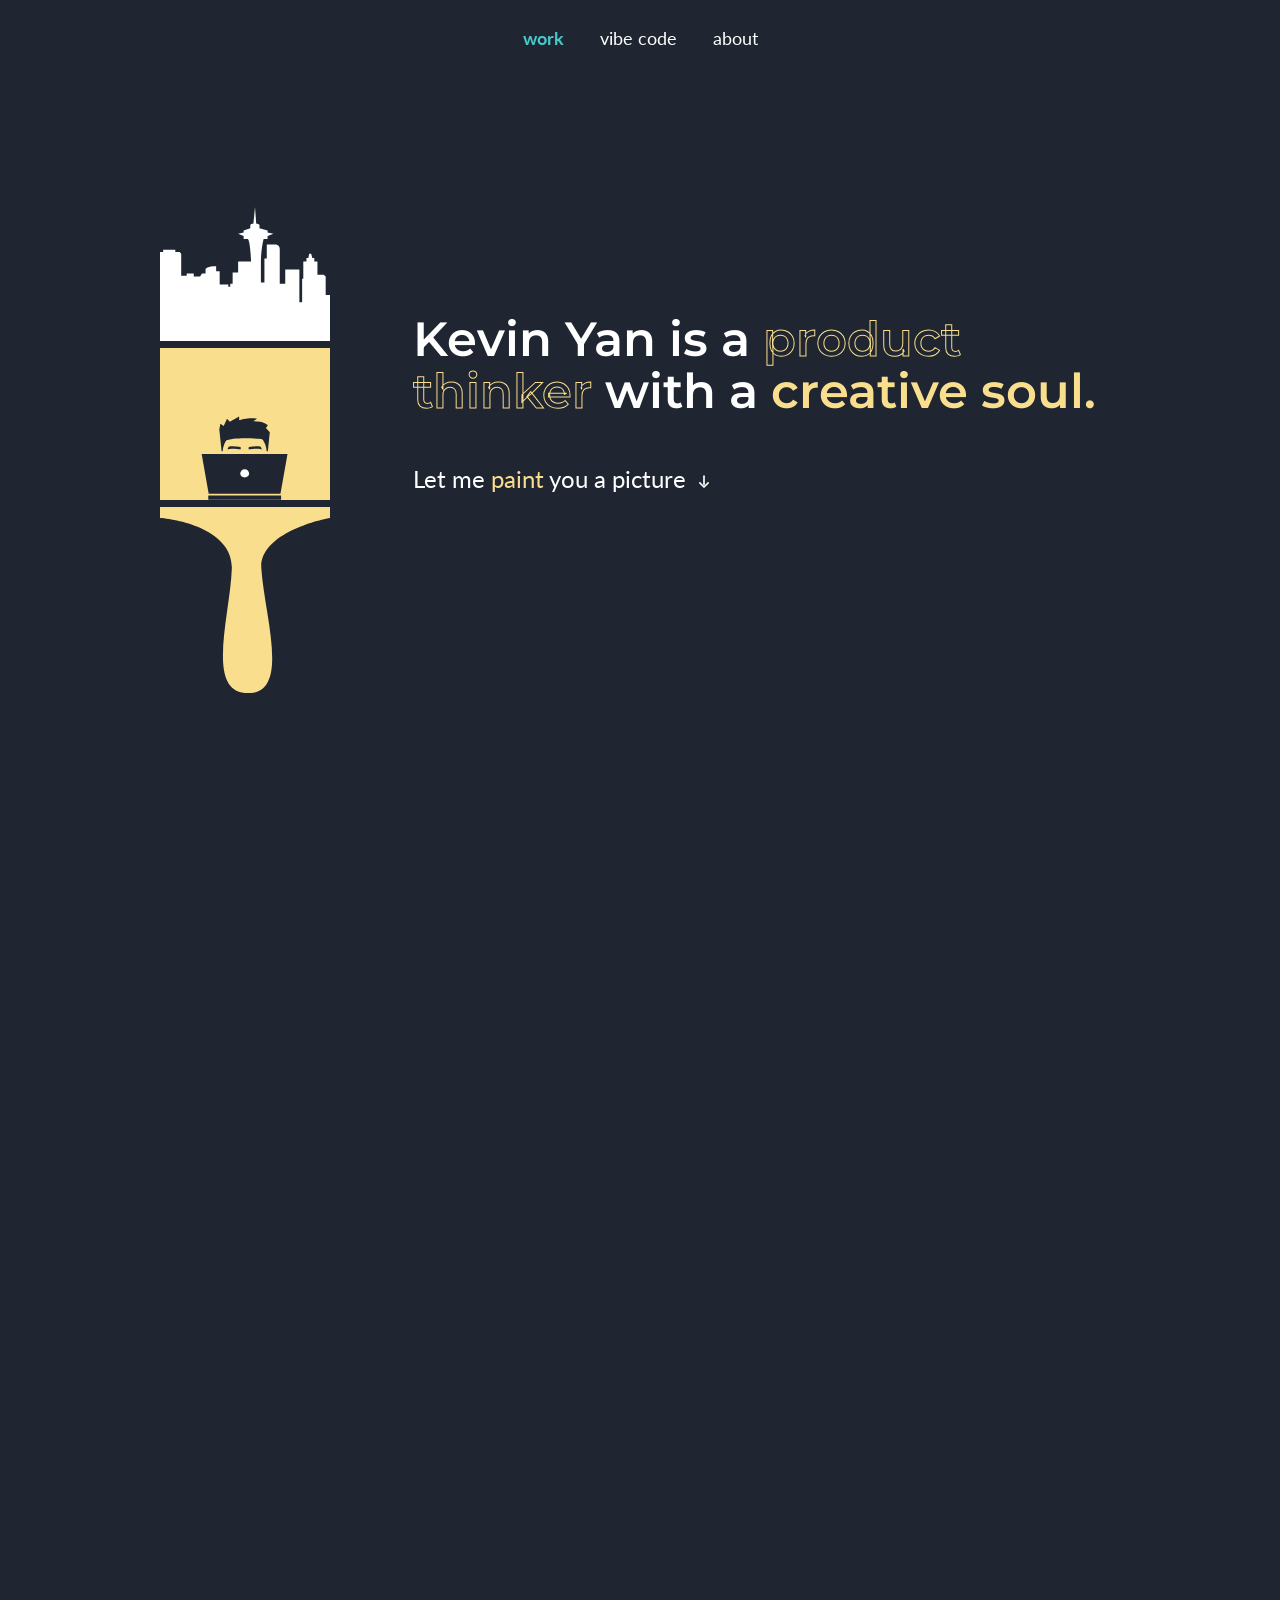
<file: index.html>
<!DOCTYPE html>
<html>
<head>
<meta charset="utf-8"/>
<title>Kevin Yan - Product Designer</title>
<meta content="width=device-width, initial-scale=1" name="viewport"/>
<link rel="icon" href="favicon.png" type="image/png"/>
<link rel="apple-touch-icon" href="favicon.png"/>
<link href="https://fonts.googleapis.com" rel="preconnect"/>
<link href="https://fonts.gstatic.com" rel="preconnect" crossorigin="anonymous"/>
<link href="https://fonts.googleapis.com/css2?family=Montserrat:wght@400;500;600;700&family=Lato:wght@300;400;500;700;900&family=DM+Sans:wght@400;500;600;700&display=swap" rel="stylesheet"/>
<link rel="stylesheet" href="css/portfolio-inline.css" />
<script>
if(Date.now()<Date.parse('2026-08-18T00:00:00-07:00'))document.documentElement.classList.add('pc-hide-disruptions');
</script>
</head>
<body class="pc-landing">
<div class="pc-page">
  <header id="pc-hero" class="pc-hero"><nav class="pc-nav"><a href="index.html" class="is-active" aria-current="page">work</a><a href="side-projects.html">vibe code</a><a href="about.html">about</a><a href="https://www.linkedin.com/in/kevinlyan/" target="_blank" rel="noopener noreferrer">linkedin</a></nav><div class="pc-hero-content"><h1><span class="pc-headline-white">Kevin Yan is a</span> <span class="pc-headline-outline">product thinker</span> <span class="pc-headline-white">with a</span> <span class="pc-headline-gold">creative soul.</span></h1><p><span class="pc-copy-desktop"><span class="pc-paint-line">Let me <span class="pc-highlight">paint</span> you a picture<button type="button" class="pc-hero-scroll-arrow" aria-label="Scroll to first case study"><svg xmlns="http://www.w3.org/2000/svg" viewBox="0 0 24 24" fill="none" aria-hidden="true"><path d="M12 5v10" stroke="currentColor" stroke-width="2" stroke-linecap="round"/><path d="M7 13l5 5 5-5" stroke="currentColor" stroke-width="2" stroke-linecap="round" stroke-linejoin="round"/></svg></button></span></span><span class="pc-copy-mobile"></span></p></div></header>

  <div id="pc-row-1" class="pc-row">
    <a class="pc-card-hit" href="loom-workflows/index.html">
    <div class="pc-card pc-card-lait">
      <div class="pc-card-img"><img src="assets/embedded/laiw-tile.png" alt="Loom AI Workflows"/></div>
      <div class="pc-card-text">
        <h2>Loom AI Workflows</h2>
        <p>Using AI to turn video into action</p>
      </div>
    </div>
    </a>
  </div>

  <div id="pc-row-2" class="pc-row">
    <a class="pc-card-hit" href="loom-ai-context-engine/index.html">
    <div class="pc-card pc-card-lace">
      <div class="pc-card-img"><img src="assets/embedded/lace-tile.png" alt="Loom AI Context Engine"/></div>
      <div class="pc-card-text">
        <h2>Loom AI Context Engine</h2>
        <p>Supercharging how people use AI</p>
      </div>
    </div>
    </a>
  </div>

  <div id="pc-row-3" class="pc-row">
    <a class="pc-card-hit" href="disruptions-center/index.html">
    <div class="pc-card pc-card-dc">
      <div class="pc-card-img"><img src="assets/embedded/disruptions-tile.png" alt="Disruptions Center"/></div>
      <div class="pc-card-text">
        <h2>Disruptions Center</h2>
        <p>A self-service escape route for travelers impacted by disrupted flights</p>
      </div>
    </div>
    </a>
  </div>

  <div id="pc-row-4" class="pc-row">
    <a class="pc-card-hit" href="responsive-cancels/index.html">
    <div class="pc-card pc-card-rc">
      <div class="pc-card-img"><img src="assets/embedded/cancels-tile.png" alt="Responsive Cancels"/></div>
      <div class="pc-card-text">
        <h2>Responsive Cancels</h2>
        <p>A mobile-first cancellation flow that clarifies refund options</p>
      </div>
    </div>
    </a>
  </div>

  <div id="pc-row-5" class="pc-row">
    <a class="pc-card-hit" href="checkout-redesign/index.html">
    <div class="pc-card pc-card-ccr">
      <div class="pc-card-img"><img src="assets/embedded/samsung-tile.png" alt="Cart & Checkout Redesign"/></div>
      <div class="pc-card-text">
        <h2>Cart & Checkout Redesign</h2>
        <p>Overhauling a high-stakes flow for flexibility and scalability</p>
      </div>
    </div>
    </a>
  </div>
</div>

<aside id="pc-scroll-rail" class="pc-scroll-rail" aria-hidden="true">
  <div id="pc-scroll-paint" class="pc-scroll-paint"></div>

  <svg id="pc-scroll-skyline" class="pc-scroll-skyline" viewBox="0 0 200 158" fill="none" xmlns="http://www.w3.org/2000/svg">
    <path d="M0 52.9486V100.057V158H200V103.561H194.919V81.7589L192.61 79.8122H185.219V64.2391H181.524V59.9565H179.215L177.829 54.8952H175.52L174.596 59.9565H172.286V64.2391H168.591V84.4842H167.206V112.126H163.972V73.583H147.344V90.3241H140.878V49.4446C140.878 45.0842 137.49 43.9941 135.797 43.9941H125.635V60.7352H122.864V88.7668H118.707V65.4071C118.707 52.9486 120.862 41.7879 121.94 37.7648H126.559V34.2609L133.487 31.5356L126.559 29.9782V27.6423L116.859 24.917C117.013 24.0086 117.229 21.9581 116.859 21.0237C116.49 20.0893 114.242 19.5962 113.164 19.4664L111.778 0L109.931 19.4664C108.083 19.4664 106.697 20.5046 106.236 21.0237V24.917L98.3834 27.6423V29.9782L91.9169 31.5356L98.3834 34.2609V37.7648H103.464C105.681 40.2565 106.851 56.4525 107.159 64.2391H91.9169V77.0869H85.4503V90.3241H82.679V93.828H80.3695V91.1027H70.2079V75.5296H66.0508V69.6897C55.7044 69.6897 53.4257 72.2852 53.5797 73.583V78.2549H49.4226L47.1132 81.7589H39.7229V78.2549H31.4088V80.9802H24.9423V54.8952L23.0947 52.9486H18.0139V50.2233H3.69515V52.9486H0Z" fill="white"/>
  </svg>

  <svg id="pc-scroll-person" class="pc-scroll-person" viewBox="0 225 200 108" xmlns="http://www.w3.org/2000/svg">
    <path d="M69.7682 250.252L72.5 276H126.881L129.152 253.497L124.609 248.629L126.881 245.384C121.948 240.452 113.252 240.841 109.682 240.517L114.225 237.596C104.879 236.038 96.2693 238.245 93.1325 239.543V235L82.0994 241.166L78.8543 237.596L74.9603 246.033L71.0663 243.437L69.7682 250.252Z" fill="#1F2531"/>
    <circle cx="99.6224" cy="277.185" r="25.9603" fill="#F9DE8E"/>
    <path d="M76.2583 263.881C87.9405 258.364 119.417 261.609 121.04 261.934L126.881 258.689L102.543 247.331L76.2583 250.901V263.881Z" fill="#1F2531"/>
    <path d="M104.166 273.593L104.49 270.999C109.947 269.962 115.533 269.702 118.456 270.567C118.998 271.864 120.86 274.977 118.781 273.593C116.703 272.21 108.171 273.017 104.166 273.593Z" fill="#1F2531"/>
    <path d="M95.0796 273.593L94.7548 270.999C89.2982 269.962 83.7118 269.702 80.7886 270.567C80.2473 271.864 78.3851 274.977 80.4638 273.593C82.5425 272.21 91.0738 273.017 95.0796 273.593Z" fill="#1F2531"/>
    <path d="M49 279H150L141.721 326H57.2787L49 279Z" fill="#1F2531"/>
    <path d="M56.7881 327.808H142.457V333H56.7881V327.808Z" fill="#1F2531"/>
    <path d="M104.815 302.192C104.815 305.06 102.543 306.735 99.6227 306.735C96.3777 306.735 94.4307 304.788 94.4307 302.192C94.4307 299.325 96.7552 297 99.6227 297C102.49 297 104.815 299.325 104.815 302.192Z" fill="white"/>
  </svg>

  <svg id="pc-scroll-handle" class="pc-scroll-handle" viewBox="0 336 200 219" xmlns="http://www.w3.org/2000/svg">
    <path class="handle-color" fill="#F9DE8E" d="M0 349.02V336H200V349.02C177.778 353.085 116.733 370.721 119.212 408.47C122.915 464.872 153.939 555 103.333 555C52.7273 555 82.6402 463.348 84.4921 408.47C85.9736 364.568 24.0741 350.544 0 349.02Z"/>
  </svg>

  <div id="pc-scroll-person-gap" class="pc-scroll-person-gap"></div>

  <div id="logo-atlassian" class="pc-scroll-logo"></div>
  <div id="logo-loom" class="pc-scroll-logo"></div>
  <div id="logo-alaska" class="pc-scroll-logo"></div>
  <div id="logo-alaska2" class="pc-scroll-logo"></div>
  <div id="logo-samsung" class="pc-scroll-logo"></div>
</aside>

<!-- ═══ MOBILE MINI-RAIL ═══ -->
<aside id="pc-mini-rail" class="pc-mini-rail" aria-hidden="true">
  <div id="pc-mini-paint" class="pc-mini-paint"></div>
  <svg id="pc-mini-skyline" class="pc-mini-skyline" viewBox="0 0 200 158" fill="none" xmlns="http://www.w3.org/2000/svg">
    <path d="M0 52.9486V100.057V158H200V103.561H194.919V81.7589L192.61 79.8122H185.219V64.2391H181.524V59.9565H179.215L177.829 54.8952H175.52L174.596 59.9565H172.286V64.2391H168.591V84.4842H167.206V112.126H163.972V73.583H147.344V90.3241H140.878V49.4446C140.878 45.0842 137.49 43.9941 135.797 43.9941H125.635V60.7352H122.864V88.7668H118.707V65.4071C118.707 52.9486 120.862 41.7879 121.94 37.7648H126.559V34.2609L133.487 31.5356L126.559 29.9782V27.6423L116.859 24.917C117.013 24.0086 117.229 21.9581 116.859 21.0237C116.49 20.0893 114.242 19.5962 113.164 19.4664L111.778 0L109.931 19.4664C108.083 19.4664 106.697 20.5046 106.236 21.0237V24.917L98.3834 27.6423V29.9782L91.9169 31.5356L98.3834 34.2609V37.7648H103.464C105.681 40.2565 106.851 56.4525 107.159 64.2391H91.9169V77.0869H85.4503V90.3241H82.679V93.828H80.3695V91.1027H70.2079V75.5296H66.0508V69.6897C55.7044 69.6897 53.4257 72.2852 53.5797 73.583V78.2549H49.4226L47.1132 81.7589H39.7229V78.2549H31.4088V80.9802H24.9423V54.8952L23.0947 52.9486H18.0139V50.2233H3.69515V52.9486H0Z" fill="white"/>
  </svg>
  <svg id="pc-mini-handle" class="pc-mini-handle" viewBox="0 336 200 219" xmlns="http://www.w3.org/2000/svg">
    <path class="mini-handle-color" fill="#F9DE8E" d="M0 349.02V336H200V349.02C177.778 353.085 116.733 370.721 119.212 408.47C122.915 464.872 153.939 555 103.333 555C52.7273 555 82.6402 463.348 84.4921 408.47C85.9736 364.568 24.0741 350.544 0 349.02Z"/>
  </svg>
</aside>

<div id="logo-templates" style="display:none">
  <div data-logo="atlassian" data-w="160" data-h="56"><img src="assets/embedded/atlassian-loom.png" width="160" height="56" alt="Atlassian Loom"/></div>
  <div data-logo="loom" data-w="160" data-h="56"><img src="assets/embedded/atlassian-loom.png" width="160" height="56" alt="Atlassian Loom"/></div>
  <div data-logo="alaska" data-w="131" data-h="57"><svg width="131" height="57" viewBox="0 0 131 57" fill="none" xmlns="http://www.w3.org/2000/svg"><path fill-rule="evenodd" clip-rule="evenodd" d="M64.1771 1.32324L49.4126 26.6303C47.8806 29.2214 47.0412 31.8636 46.8079 34.404H41.0205C41.4144 31.2027 42.6397 28.1545 45.1806 23.7852L55.5136 6.09854C57.5766 2.5933 59.6338 1.32324 63.3647 1.32324H64.1771Z" fill="white"/><path fill-rule="evenodd" clip-rule="evenodd" d="M68.9573 15.2173C61.286 15.2173 56.5707 19.7166 52.4083 29.5656C51.367 32.0376 50.7726 35.1042 54.3198 35.0654C56.3414 35.0401 59.7142 33.9278 62.0929 32.2772C61.8988 33.0799 61.787 34.2061 61.872 34.8774H67.254C67.4411 32.7645 68.2481 30.1344 70.0197 26.9354L76.7479 15.6362C74.1907 15.3585 71.5911 15.2173 68.9573 15.2173ZM63.3675 28.2996C62.2586 29.3304 60.1178 30.8876 58.3081 30.9428C57.0637 30.8876 57.0165 29.7115 57.8536 28.0903C61.048 21.9276 64.404 18.6687 68.5453 18.6811H69.2974L63.3675 28.2996Z" fill="white"/><path fill-rule="evenodd" clip-rule="evenodd" d="M123.21 15.2173C115.538 15.2173 110.823 19.7166 106.66 29.5656C105.619 32.0376 105.025 35.1042 108.572 35.0654C110.594 35.0401 113.966 33.9278 116.345 32.2772C116.151 33.0799 116.039 34.2061 116.124 34.8774H121.506C121.693 32.7645 122.5 30.1344 124.272 26.9354L131 15.6362C128.443 15.3585 125.843 15.2173 123.21 15.2173ZM117.619 28.2996C116.51 29.3304 114.37 30.8876 112.56 30.9428C111.315 30.8876 111.268 29.7115 112.105 28.0903C115.3 21.9276 118.655 18.6687 122.797 18.6811H123.549L117.619 28.2996Z" fill="white"/><path fill-rule="evenodd" clip-rule="evenodd" d="M105.662 39.697H103.94C101.698 39.697 99.7354 38.1823 99.1409 35.9929L96.5201 25.9702L91.6246 34.3227H86.0098L101.686 7.40921C103.707 3.91686 105.816 2.64648 109.56 2.64648H110.133L99.72 20.4849L107.53 15.0275H113.798L100.671 24.2239L100.663 24.2282L105.662 39.697Z" fill="white"/><path fill-rule="evenodd" clip-rule="evenodd" d="M54.0091 0.000331228C48.6472 0.000331228 45.8819 1.41335 40.6212 5.19664L22.826 17.9917H11.4402C8.14417 17.9917 5.51137 18.1225 3.42991 20.0771L0.486903 22.7902C0.486903 22.7902 9.05288 22.4589 17.0376 22.1539L0 34.404H7.364L24.7902 21.8594C28.166 21.7326 30.5145 21.6471 30.5324 21.6531C34.5951 21.5385 36.8479 17.9917 36.8479 17.9917H30.1634L44.2425 7.8574L33.793 24.7689C31.5547 28.6532 30.48 31.4276 30.1046 34.404H36.1534C36.3935 31.8817 37.2494 29.2587 38.8051 26.6858L53.0559 2.96218C54.046 1.33286 54.9141 0 54.9141 0L54.0091 0.000331228Z" fill="white"/><path fill-rule="evenodd" clip-rule="evenodd" d="M81.8058 20.5717C81.7334 21.0711 81.9391 21.3737 82.9428 22.0228L84.5431 23.0752C86.2771 24.2283 86.978 25.9302 86.7726 27.3363C86.192 31.2473 83.3138 34.3999 77.2021 34.4042C74.5257 34.4042 73.3202 34.3191 70.1313 33.787L72.5059 29.7877C74.7151 30.1708 75.9764 30.3722 77.6292 30.3683C79.9317 30.3683 80.8506 29.3299 80.9794 28.4794C81.0521 27.9756 80.8102 27.3934 79.7181 26.639L78.4481 25.7401C76.4126 24.289 75.8799 23.1358 76.1466 21.3333C76.658 17.8699 80.6655 15.2174 86.2282 15.2174C87.9739 15.2128 89.8884 15.3305 91.9647 15.548L89.7313 19.3259C88.3651 19.2125 86.1399 19.1117 84.5715 19.1642C82.9631 19.2167 81.9228 19.769 81.8058 20.5717Z" fill="white"/><path fill-rule="evenodd" clip-rule="evenodd" d="M126.385 33.0141C126.548 33.0141 126.639 32.9353 126.639 32.8026C126.639 32.6632 126.548 32.5844 126.385 32.5844H126.197V33.0141H126.385ZM126.197 33.7878H125.922V32.3479H126.425C126.707 32.3479 126.917 32.545 126.917 32.7995C126.917 32.9997 126.787 33.1648 126.599 33.2257L126.924 33.7878H126.609L126.305 33.2507H126.197V33.7878ZM126.363 34.1423C126.942 34.1423 127.399 33.6805 127.399 33.0787C127.399 32.4771 126.942 32.0185 126.363 32.0185C125.784 32.0185 125.327 32.4771 125.327 33.0787C125.327 33.6805 125.784 34.1423 126.363 34.1423ZM126.362 31.7573C127.098 31.7573 127.691 32.3515 127.691 33.0786C127.691 33.8058 127.098 34.4038 126.362 34.4038C125.632 34.4038 125.045 33.8058 125.045 33.0786C125.045 32.3515 125.632 31.7573 126.362 31.7573Z" fill="white"/><path fill-rule="evenodd" clip-rule="evenodd" d="M12.8108 52.5991H15.582L14.1967 48.5978L12.8108 52.5991ZM16.2319 54.4798H12.1604L11.3265 56.8988H9.2627L13.1076 46.313H15.3694L19.1869 56.8988H17.0668L16.2319 54.4798Z" fill="white"/><mask id="mask0_985_1232" style="mask-type:luminance" maskUnits="userSpaceOnUse" x="0" y="0" width="131" height="57"><path fill-rule="evenodd" clip-rule="evenodd" d="M0 56.899H131V0H0V56.899Z" fill="white"/></mask><g mask="url(#mask0_985_1232)"><path fill-rule="evenodd" clip-rule="evenodd" d="M26.4644 56.8988H28.4492V46.313H26.4644V56.8988Z" fill="white"/><path fill-rule="evenodd" clip-rule="evenodd" d="M40.6746 51.0459C41.6855 51.0459 42.2776 50.4494 42.2776 49.5834C42.2776 48.6874 41.6855 48.1055 40.6746 48.1055H39.0577V51.0459H40.6746ZM40.0966 52.8229H39.0577V56.8988H37.0503V46.313H41.0503C43.0426 46.313 44.3139 47.7317 44.3139 49.5678C44.3139 51.046 43.4763 52.1659 42.1333 52.5687L44.3281 56.8988H42.1043L40.0966 52.8229Z" fill="white"/><path fill-rule="evenodd" clip-rule="evenodd" d="M52.9297 56.8988V46.313H54.9405V54.9282H59.5458V56.8988H52.9297Z" fill="white"/><path fill-rule="evenodd" clip-rule="evenodd" d="M67.4849 56.8988H69.4697V46.313H67.4849V56.8988Z" fill="white"/><path fill-rule="evenodd" clip-rule="evenodd" d="M84.6102 56.8988L80.0321 49.389V56.8988H78.0708V46.313H80.516L84.7095 53.3161V46.313H86.6718V56.8988H84.6102Z" fill="white"/><path fill-rule="evenodd" clip-rule="evenodd" d="M95.2725 56.8988V46.313H101.889V48.2544H97.3288V50.6734H101.457V52.5095H97.3288V54.9577H101.889V56.8988H95.2725Z" fill="white"/><path fill-rule="evenodd" clip-rule="evenodd" d="M115.128 49.4929C115.025 48.9346 114.553 48.0606 113.225 48.0606C112.237 48.0606 111.587 48.677 111.587 49.3501C111.587 49.908 111.956 50.3528 112.723 50.4963L114.184 50.768C116.088 51.1267 117.106 52.3297 117.106 53.762C117.106 55.3231 115.763 56.8988 113.328 56.8988C110.554 56.8988 109.329 55.1659 109.167 53.7189L111.055 53.2317C111.144 54.2345 111.867 55.1372 113.343 55.1372C114.435 55.1372 115.04 54.6069 115.04 53.8908C115.04 53.3038 114.582 52.8453 113.771 52.6875L112.31 52.4008C110.642 52.0711 109.565 51.0256 109.565 49.4929C109.565 47.6882 111.232 46.313 113.21 46.313C115.749 46.313 116.722 47.803 116.958 48.9486L115.128 49.4929Z" fill="white"/></g></svg></div>
  <div data-logo="samsung" data-w="160" data-h="25"><img src="assets/embedded/samsung-logo.png" width="160" height="25" alt="Samsung"/></div>
</div>

<script src="js/portfolio-inline.js"></script>
</body>
</html>
</file>
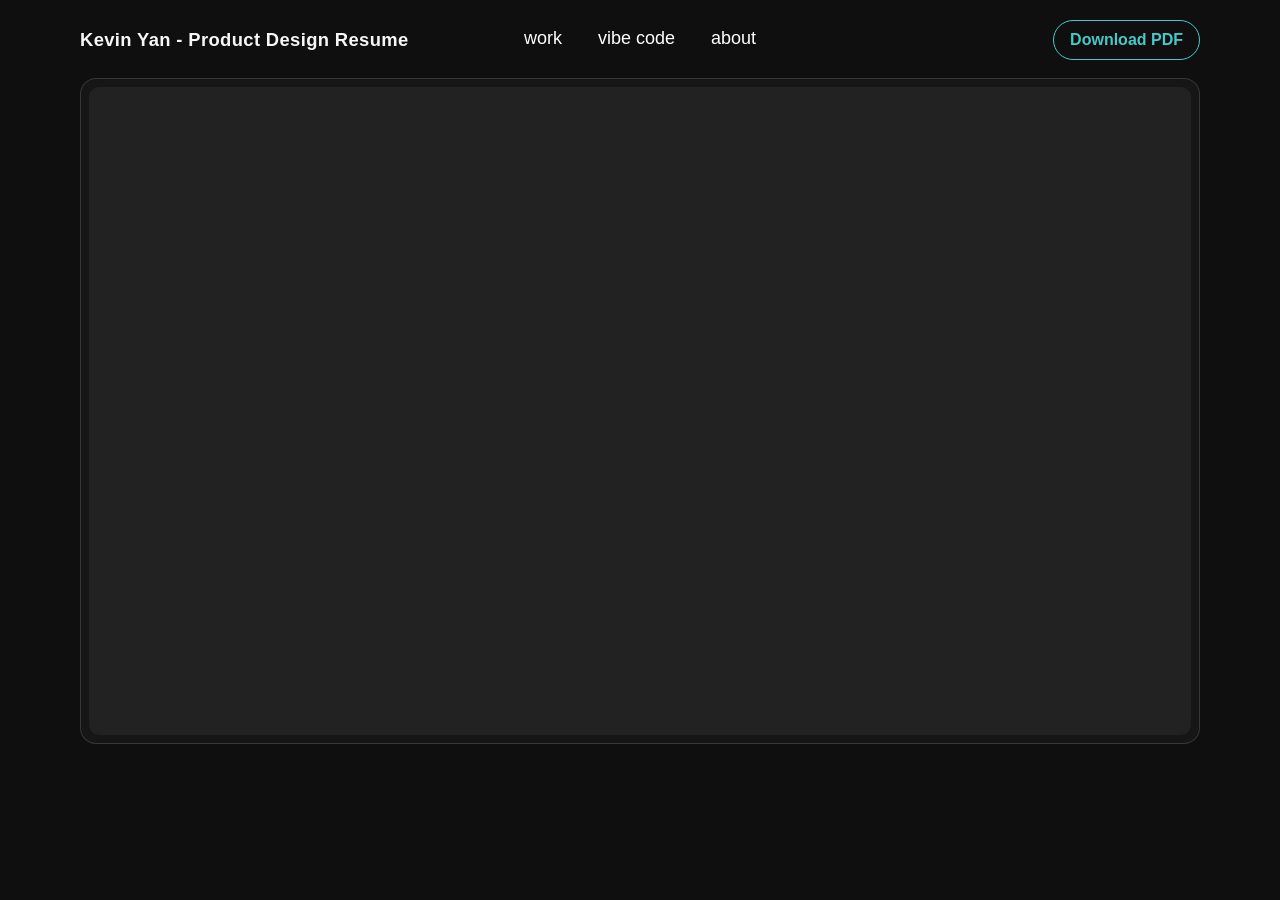
<file: resume/index.html>
<!DOCTYPE html>
<html lang="en">
<head>
  <meta charset="utf-8" />
  <meta name="viewport" content="width=device-width, initial-scale=1" />
  <link rel="icon" href="../favicon.png" type="image/png" />
  <title>Resume | Kevin Yan</title>
  <link href="../css/portfolio-inline.css" rel="stylesheet" type="text/css" />
  <style>
    body {
      margin: 0;
      background: #0f0f0f;
      color: #f6f6f6;
      font-family: "DM Sans", "Montserrat", sans-serif;
    }
    .resume-page {
      min-height: 100vh;
      padding: 20px 20px 30px;
      box-sizing: border-box;
    }
    .resume-shell {
      max-width: 1120px;
      margin: 0 auto;
      display: grid;
      gap: 18px;
    }
    .resume-header {
      display: flex;
      justify-content: space-between;
      align-items: center;
      flex-wrap: wrap;
      gap: 12px;
    }
    .resume-title {
      margin: 0;
      font-size: 1.15rem;
      font-weight: 600;
      letter-spacing: 0.02em;
    }
    .resume-download {
      display: inline-block;
      padding: 10px 16px;
      border-radius: 999px;
      border: 1px solid #48c8c8;
      color: #48c8c8;
      text-decoration: none;
      font-weight: 600;
      transition: background-color 0.2s ease, color 0.2s ease;
    }
    .resume-download:hover {
      background: #48c8c8;
      color: #111;
    }
    .resume-frame-wrap {
      width: 100%;
      background: #161616;
      border: 1px solid rgba(255, 255, 255, 0.14);
      border-radius: 16px;
      padding: 8px;
      box-sizing: border-box;
      min-height: 72vh;
    }
    .resume-frame {
      width: 100%;
      height: 72vh;
      border: 0;
      border-radius: 10px;
      background: #222;
      display: block;
    }
    @media (max-width: 900px) {
      .resume-frame-wrap,
      .resume-frame {
        min-height: 70vh;
        height: 70vh;
      }
      .resume-page {
        padding: 16px 14px 24px;
      }
    }
  </style>
</head>
<body>
  <main class="resume-page">
    <div class="resume-shell">
      <nav class="pc-nav">
        <a href="../index.html">work</a>
        <a href="../side-projects.html">vibe code</a>
        <a href="../about.html">about</a>
        <a href="https://www.linkedin.com/in/kevinlyan/" target="_blank" rel="noopener noreferrer">linkedin</a>
      </nav>

      <section class="resume-header">
        <h1 class="resume-title">Kevin Yan - Product Design Resume</h1>
        <a class="resume-download" href="../assets/resume/Kevin-Yan-PD-Resume.pdf" download>Download PDF</a>
      </section>

      <section class="resume-frame-wrap">
        <iframe
          class="resume-frame"
          src="../assets/resume/Kevin-Yan-PD-Resume.pdf#view=FitH"
          title="Kevin Yan Resume"
        ></iframe>
      </section>
    </div>
  </main>
</body>
</html>
</file>
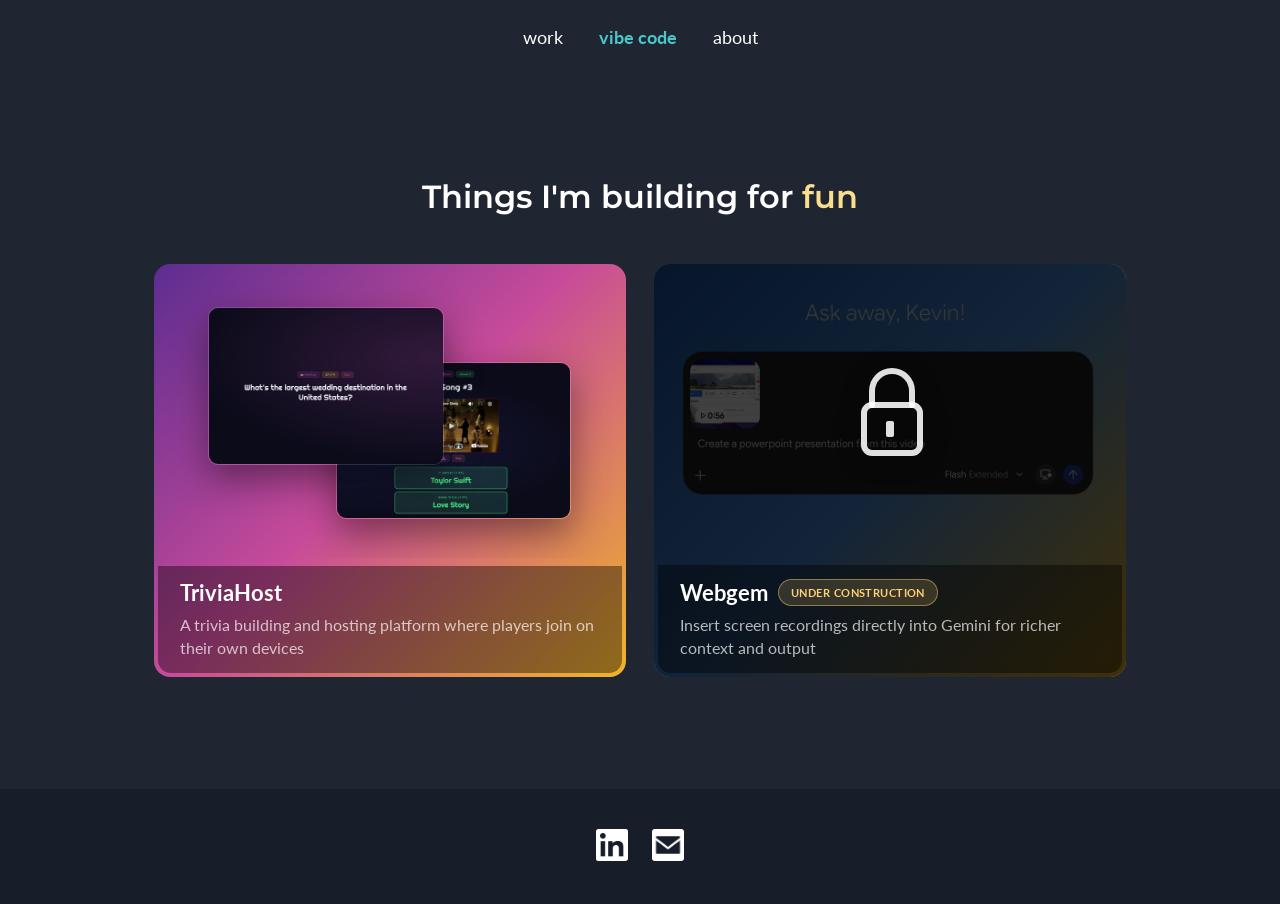
<file: side-projects.html>
<!DOCTYPE html>
<html lang="en">
<head>
  <meta charset="utf-8"/>
  <title>Vibe Code — Kevin Yan</title>
  <meta content="Vibe Code — Kevin Yan" property="og:title"/>
  <meta content="width=device-width, initial-scale=1" name="viewport"/>
  <link rel="icon" href="favicon.png" type="image/png"/>
  <link rel="apple-touch-icon" href="favicon.png"/>
  <link href="https://fonts.googleapis.com" rel="preconnect"/>
  <link href="https://fonts.gstatic.com" rel="preconnect" crossorigin="anonymous"/>
  <link href="https://fonts.googleapis.com/css2?family=Montserrat:wght@400;500;600;700&family=Lato:wght@300;400;500;700;900&display=swap" rel="stylesheet"/>
  <link href="css/nav-unified.css?v=20260602g" rel="stylesheet" type="text/css"/>
  <link href="css/side-projects.css?v=20260602v" rel="stylesheet" type="text/css"/>
  <style>
    /* Pin tile footers to the card bottom — equal-height grid leaves dead space below otherwise */
    .side-projects-page .sp-card > .sp-card-text {
      margin-top: auto !important;
    }
  </style>
</head>
<body class="side-projects-page">
  <nav class="site-top-nav">
    <a href="index.html">work</a>
    <a href="side-projects.html" class="is-active" aria-current="page">vibe code</a>
    <a href="about.html">about</a>
    <a href="https://www.linkedin.com/in/kevinlyan/" target="_blank" rel="noopener noreferrer">linkedin</a>
  </nav>

  <main class="sp-main">
    <header class="sp-header">
      <h1>Things I'm building for <span class="sp-header-accent">fun</span></h1>
    </header>

    <div class="sp-grid">
      <a href="https://optriviahost.vercel.app/" target="_blank" rel="noopener noreferrer" class="sp-tile">
        <article class="sp-card sp-card-trivia">
          <div class="sp-card-img sp-card-img-trivia">
            <div class="sp-trivia-screens">
              <img src="assets/side-projects/triviahost-question.png" alt="" class="sp-trivia-screen sp-trivia-screen-front"/>
              <img src="assets/side-projects/triviahost-music.png" alt="" class="sp-trivia-screen sp-trivia-screen-back"/>
            </div>
          </div>
          <div class="sp-card-text">
            <h2>TriviaHost</h2>
            <p>A trivia building and hosting platform where players join on their own devices</p>
          </div>
        </article>
      </a>

      <div class="sp-tile sp-tile-disabled" aria-disabled="true">
        <article class="sp-card sp-card-webgem">
          <div class="sp-webgem-visual">
            <img src="assets/side-projects/webgem.png" alt="" class="sp-webgem-shot"/>
            <div class="sp-webgem-overlay" aria-hidden="true">
              <svg class="sp-lock-icon" xmlns="http://www.w3.org/2000/svg" viewBox="0 0 80 96" fill="none" aria-hidden="true">
                <path d="M22 42V28C22 16.954 30.954 8 42 8C53.046 8 62 16.954 62 28V42" stroke="currentColor" stroke-width="6" stroke-linecap="round" stroke-linejoin="round"/>
                <rect x="14" y="42" width="56" height="48" rx="8" stroke="currentColor" stroke-width="6"/>
                <rect x="36" y="58" width="8" height="16" rx="2" fill="currentColor" stroke="none"/>
              </svg>
            </div>
          </div>
          <div class="sp-card-text">
            <div class="sp-card-heading-row">
              <h2>Webgem</h2>
              <span class="sp-construction">Under construction</span>
            </div>
            <p>Insert screen recordings directly into Gemini for richer context and output</p>
          </div>
        </article>
      </div>
    </div>
  </main>

  <footer class="footer">
    <div class="container w-container">
      <div class="footer-menu">
        <div class="footer-column">
          <ul role="list" class="w-list-unstyled">
            <li class="list-item-2">
              <div>
                <a href="https://www.linkedin.com/in/kevinlyan/" target="_blank" rel="noopener noreferrer" class="w-inline-block">
                  <img src="case-study-media/cdn.prod.website-files.com/606d5cd3048a86b7a82fed1e/619ecc97b3dcf2fe656f05eb_linkedin.png" loading="lazy" alt="Kevin Yan's LinkedIn profile" class="image-9"/>
                </a>
              </div>
              <div class="footer shift">
                <a href="mailto:kevintheyan@gmail.com" class="w-inline-block">
                  <img src="case-study-media/cdn.prod.website-files.com/606d5cd3048a86b7a82fed1e/619ece00a030d41b24da2a74_email.png" loading="lazy" alt="Email Kevin Yan" class="image-8"/>
                </a>
              </div>
            </li>
          </ul>
        </div>
      </div>
    </div>
  </footer>
</body>
</html>
</file>
<file: css/portfolio-inline.css>
*{margin:0;padding:0;box-sizing:border-box}
body{margin:0;font-family:Lato,sans-serif}
a{text-decoration:none;color:inherit}
img{display:block;border:0}
.pc-landing{
  margin:0;
  background:#1f2531;
  --pc-home-side-pad:120px;
  --pc-brush-width:170px;
  --pc-brush-gap:66px;
  --pc-card-brush-gap:66px;
}
.pc-page{width:100%;max-width:1440px;margin:0 auto}
.pc-hero{background:#1f2531;position:relative;width:100%;min-height:680px;padding-bottom:120px}
.pc-nav{
  position:absolute;
  top:29px;
  left:50%;
  transform:translateX(-50%);
  display:flex;
  gap:36px;
  z-index:5;
}
.pc-nav a{
  color:#fff;
  text-decoration:none;
  font-family:Lato,sans-serif;
  font-size:18px;
  line-height:1;
  white-space:nowrap;
  flex-shrink:0;
}
.pc-nav a.is-active{color:#48c8c8;font-weight:700}
.pc-nav a[href*="linkedin.com"]{display:none!important}
.pc-hero-content{
  padding-left:calc(var(--pc-home-side-pad) + var(--pc-brush-width) + var(--pc-brush-gap));
  padding-top:314px;
  padding-right:var(--pc-home-side-pad);
}
.pc-opportunity-badge{
  display:inline-flex;
  align-items:center;
  gap:8px;
  margin:44px 0 0;
  padding:8px 14px;
  border-radius:999px;
  border:1px solid rgba(120,255,170,0.45);
  background:rgba(22,42,34,0.55);
  color:#e9fff2;
  font-family:Lato,sans-serif;
  font-size:14px;
  font-weight:600;
  line-height:1;
  box-shadow:0 0 0 rgba(92,255,152,0.12);
  animation:pcBadgeGlow 4.2s ease-in-out infinite;
}
.pc-opportunity-dot{
  width:9px;
  height:9px;
  border-radius:50%;
  background:#5cff98;
  box-shadow:0 0 0 4px rgba(92,255,152,0.12);
  animation:pcDotPulse 4.2s ease-in-out infinite;
}
@keyframes pcBadgeGlow{
  0%,100%{box-shadow:0 0 0 rgba(92,255,152,0.08)}
  50%{box-shadow:0 0 10px rgba(92,255,152,0.16)}
}
@keyframes pcDotPulse{
  0%,100%{box-shadow:0 0 0 4px rgba(92,255,152,0.1)}
  50%{box-shadow:0 0 0 5px rgba(92,255,152,0.2)}
}
.pc-hero-content h1{margin:0 0 44px;color:#f9de8e;font-family:Montserrat,sans-serif;font-weight:600;font-size:48px;line-height:1.08}
.pc-headline-white{color:#fff}
.pc-headline-outline{
  color:transparent;
  -webkit-text-fill-color:transparent;
  -webkit-text-stroke:1px #f9de8e;
}
.pc-headline-gold{
  color:#f9de8e;
  white-space:nowrap;
  display:inline-block;
}
.pc-hero-content p{margin:0;color:#fff;font-family:Lato,sans-serif;font-size:18px;line-height:2.2}
.pc-hero-content p .pc-highlight{color:#f9de8e}
.pc-hero-content p .pc-paint-line{display:inline-block;font-size:24px;line-height:1.3}
.pc-hero-scroll-arrow{
  display:inline-flex;
  align-items:center;
  justify-content:center;
  vertical-align:middle;
  margin-left:8px;
  padding:0;
  border:0;
  background:transparent;
  color:#fff;
  cursor:pointer;
  line-height:1;
  transition:color .2s ease,transform .2s ease;
}
.pc-hero-scroll-arrow svg{width:20px;height:20px;display:block}
@media (hover:hover){
  .pc-hero-scroll-arrow:hover{color:#f9de8e;transform:translateY(2px)}
}
.pc-copy-mobile{display:none}
.pc-copy-desktop{display:inline}

/* ═══ CASE STUDY ROWS ═══ */
.pc-row{
  position:relative;
  overflow:visible;
  width:100%;
  display:block;
  background:transparent;
  padding:56px 0;
  z-index:0;
}
.pc-row::before{
  content:"";
  position:absolute;
  top:0;
  bottom:0;
  left:50%;
  width:100vw;
  transform:translateX(-50%);
  background:var(--pc-rows-bg, #1f2531);
  z-index:-1;
}
.pc-row:first-of-type{margin-top:0}
.pc-row:last-of-type{padding-bottom:240px}
html.pc-hide-disruptions #pc-row-3,
html.pc-hide-disruptions #logo-alaska{display:none!important}

.pc-card-hit{
  display:block;
  text-decoration:none;
  color:inherit;
  margin-left:calc(var(--pc-home-side-pad) + var(--pc-brush-width) + var(--pc-card-brush-gap));
  margin-right:var(--pc-home-side-pad);
}

/* Card container — right margin tracks the rail (50vw + 296px) with a 50px gap */
.pc-card{
  margin-left:0;
  margin-right:0;
  border-radius:16px;
  padding:4px;
  display:flex;flex-direction:column;
  transition:opacity 185ms linear,transform 280ms ease-out;
  will-change:opacity,transform;
}
@media screen and (min-width:992px){
  .pc-row .pc-card{
    opacity:0;
    transform:translateX(-34px);
  }
}
.pc-card-img{overflow:hidden;border-radius:12px;aspect-ratio:1010/822}
.pc-card-img{
  display:grid;
  place-items:center;
  padding:12px 16px;
  aspect-ratio:1010/620;
}
.pc-card-img img{
  width:100%;
  height:100%;
  object-fit:contain;
  object-position:center center;
  display:block;
  margin:0 auto;
  mix-blend-mode:normal;
  transition:transform 0.3s ease,filter 0.3s ease;
}

@media (hover:hover){
  .pc-card:hover .pc-card-img img{transform:translateY(-6px);filter:drop-shadow(0 14px 28px rgba(0,0,0,0.3))}
}
.pc-card-text{
  margin-top:2px;
  padding:14px 22px 14px 22px;
  min-height:98px;
  background:rgba(0,0,0,0.4);
  backdrop-filter:blur(4px);
  -webkit-backdrop-filter:blur(4px);
  border-radius:0 0 13px 13px;
  display:flex;
  flex-direction:column;
  justify-content:center;
}
.pc-card-text h2{margin:0;color:#fff;font-family:Lato,sans-serif;font-weight:700;font-size:22px;line-height:1.2}
.pc-card-text p{margin:8px 0 0;color:rgba(255,255,255,0.7);font-family:Lato,sans-serif;font-weight:400;font-size:16px;line-height:1.4}

@media screen and (min-width:992px){
  .pc-landing{
    --pc-card-brush-gap:33px;
  }
  .pc-row{padding:28px 0}
  .pc-card-img img{
    width:90%;
    height:90%;
  }
}

/* ═══ LARGE DESKTOP (≥1280px) ═══ */
@media screen and (min-width:1280px){
  .pc-landing{
    --pc-home-side-pad: 12.5vw;
    --pc-brush-width: 170px;
    --pc-brush-gap: max(6.5vw, 78px);
    --pc-card-brush-gap: max(3.25vw, 39px);
  }
  .pc-page{
    width:100%;
    max-width:none;
  }

  .pc-row{padding:clamp(26px,1.8vw,39px) 0}

  /* Scale visuals up for larger desktop canvases */
  .pc-card-img{
    padding:16px 20px;
    aspect-ratio:1010/600;
  }
  .pc-card-img img{
    width:96%;
    height:96%;
  }
  .pc-card-text{
    min-height:112px;
    padding:18px 24px;
  }
  .pc-card-text h2{font-size:24px}
  .pc-card-text p{font-size:17px}

}

/* ── Card gradients ── */
.pc-card-lace{background:linear-gradient(135deg,#6388D1 0%,#8E37D7 55%,#7C00A1 100%)}
.pc-card-lace .pc-card-img img{transform:translateY(8px)}
@media (hover:hover){
  .pc-card-lace:hover .pc-card-img img{transform:translateY(2px)}
}
.pc-card-lait{background:linear-gradient(135deg,#CF917F 0%,#9A5F8E 38%,#6B4281 62%,#2E13B3 100%)}
.pc-card-dc{background:linear-gradient(135deg,#E9F5C9 0%,#A8E4D3 48%,#35B4E5 100%)}
.pc-card-rc{background:linear-gradient(135deg,#88E1F2 0%,#52A8E8 50%,#3B5998 100%)}
.pc-card-ccr{background:linear-gradient(90deg,#1A56A6 0%,#7A9BBF 55%,#B8C7D9 100%)}

/* ═══ SCROLL RAIL ═══ */
.pc-scroll-rail{
  position:fixed;
  left:var(--pc-home-side-pad);
  margin-left:0;
  top:0;
  width:var(--pc-brush-width,200px);
  height:100vh;
  z-index:30;
  pointer-events:none;
}
.pc-scroll-paint{position:absolute;left:0;width:var(--pc-brush-width,200px);z-index:1}
.pc-scroll-skyline{position:absolute;left:0;top:133px;width:var(--pc-brush-width,200px);z-index:6}
.pc-scroll-person{position:absolute;left:0;width:var(--pc-brush-width,200px);height:calc(var(--pc-brush-width,200px) * 0.54);z-index:5}
.pc-scroll-person-gap{position:absolute;left:0;width:var(--pc-brush-width,200px);height:calc(var(--pc-brush-width,200px) * 0.04);background:#1f2531;z-index:5}
.pc-scroll-handle{position:absolute;left:0;width:var(--pc-brush-width,200px);z-index:4}
.pc-scroll-logo{position:absolute;left:50%;transform:translate(-50%,-50%) scale(0.85);transform-origin:center center;opacity:0;transition:opacity 200ms ease;z-index:7;display:block}
.pc-scroll-logo img{mix-blend-mode:screen;display:block}

/* Apply after base rail rules so desktop centering wins in cascade */
@media screen and (min-width:1280px){
  .pc-scroll-rail{
    left:var(--pc-home-side-pad, 12.5vw);
    right:auto;
    margin-left:0;
    width:var(--pc-brush-width, 170px);
  }
  .pc-scroll-paint,
  .pc-scroll-skyline,
  .pc-scroll-person,
  .pc-scroll-person-gap,
  .pc-scroll-handle{
    width:var(--pc-brush-width, 170px);
  }
}

/* Freeze desktop spacing beyond 1400px viewport width */
@media screen and (min-width:1400px){
  .pc-landing{
    --pc-home-side-pad: 175px;
    --pc-brush-gap: 91px;
    --pc-card-brush-gap: 46px;
  }

  .pc-page{
    max-width:1400px;
    margin:0 auto;
  }

  .pc-scroll-rail{
    left:calc((100vw - 1400px)/2 + var(--pc-home-side-pad));
  }
}

/* Intro animation: paint rail first, then hero text from rail direction */
body:not(.pc-intro-ready) .pc-scroll-rail,
body:not(.pc-intro-ready) .pc-hero-content h1,
body:not(.pc-intro-ready) .pc-hero-content p,
body:not(.pc-intro-ready) .pc-opportunity-badge{
  opacity:0;
}

body.pc-intro-ready .pc-scroll-rail{
  animation:pcRailFadeIn 520ms ease-out both;
}

body.pc-intro-ready .pc-hero-content h1,
body.pc-intro-ready .pc-hero-content p,
body.pc-intro-ready .pc-opportunity-badge{
  animation:pcHeroFadeFromRail 560ms ease-out 280ms both;
}

@keyframes pcRailFadeIn{
  from{opacity:0}
  to{opacity:1}
}

@keyframes pcHeroFadeFromRail{
  from{opacity:0;transform:translateX(-24px)}
  to{opacity:1;transform:translateX(0)}
}

@media (prefers-reduced-motion:reduce){
  body:not(.pc-intro-ready) .pc-scroll-rail,
  body:not(.pc-intro-ready) .pc-hero-content h1,
  body:not(.pc-intro-ready) .pc-hero-content p,
  body:not(.pc-intro-ready) .pc-opportunity-badge{
    opacity:1;
  }
  body.pc-intro-ready .pc-scroll-rail,
  body.pc-intro-ready .pc-hero-content h1,
  body.pc-intro-ready .pc-hero-content p,
  body.pc-intro-ready .pc-opportunity-badge{
    animation:none;
  }
}

/* ═══ MOBILE MINI-RAIL ═══ */
.pc-mini-rail{display:none}
.pc-mini-skyline{display:none}

/* ═══ TABLET (≤991px) ═══ */
@media screen and (max-width:991px){
  .pc-landing{--pc-rows-bg:#1f2531}
  .pc-scroll-rail{display:none}
  .pc-mini-rail{display:none !important}
  .pc-nav{top:16px;left:50%;right:auto;transform:translateX(-50%);gap:20px;justify-content:center;flex-wrap:nowrap}
  .pc-nav a{font-size:16px}
  .pc-hero{
    min-height:520px;
    padding-bottom:20px;
    display:flex;
    align-items:center;
    justify-content:center;
  }
  .pc-hero-content{padding:0;width:80%;max-width:80%;margin:0 auto;text-align:center}
  .pc-opportunity-badge{
    margin:20px auto 0;
    font-size:13px;
    padding:7px 12px;
  }
  .pc-hero-content h1{font-size:36px;margin-bottom:18px}
  .pc-hero-content p{font-size:17px;line-height:1.55}
  .pc-hero-content p .pc-paint-line{font-size:inherit;line-height:inherit}
  .pc-copy-desktop{display:none}
  .pc-copy-mobile{display:inline}
  .pc-row{min-height:auto;overflow:hidden;padding:24px 0}
  .pc-row:last-of-type{padding-bottom:120px}
  .pc-card-hit{width:90%;margin-left:auto;margin-right:auto}
  .pc-card{width:100%;padding:3px}
  .pc-card-img{
    aspect-ratio:1010/690;
    display:grid;
    place-items:center;
    padding:8px 10px;
    border-radius:10px;
  }
  .pc-card-img img{
    width:92%;
    height:92%;
    object-fit:contain;
    object-position:center center;
  }
  .pc-card-text{margin-top:2px;padding:14px 14px 10px 14px;border-radius:0 0 13px 13px}
  .pc-card-text{min-height:auto}
  .pc-card-text h2{font-size:20px;line-height:1.22}
  .pc-card-text p{font-size:16px;line-height:1.36;margin-top:4px}
}

/* ═══ MOBILE (≤600px) ═══ */
@media screen and (max-width:600px){
  .pc-mini-rail{display:none !important}
  .pc-mini-paint{width:84px;border-radius:2px}
  .pc-mini-handle{width:84px}
  .pc-mini-skyline{width:84px}
  .pc-nav{top:16px;gap:18px;flex-wrap:nowrap;padding:0 12px;max-width:100%}
  .pc-nav a{font-size:16px}
  .pc-hero{
    min-height:520px;
    padding-bottom:20px;
    display:flex;
    align-items:center;
    justify-content:center;
  }
  .pc-hero-content{padding:0;width:80%;max-width:80%;margin:0 auto;text-align:center}
  .pc-opportunity-badge{
    margin:20px auto 0;
    font-size:13px;
    padding:7px 12px;
  }
  .pc-hero-content h1{font-size:36px;margin-bottom:18px}
  .pc-hero-content p{font-size:17px;line-height:1.55}
  .pc-hero-content p .pc-paint-line{font-size:inherit;line-height:inherit}
  .pc-copy-desktop{display:none}
  .pc-copy-mobile{display:inline}
  .pc-card-hit{width:90%;margin-left:auto;margin-right:auto}
  .pc-card{width:100%;padding:3px}
  .pc-card-img{
    aspect-ratio:1010/690;
    display:grid;
    place-items:center;
    padding:8px 10px;
  }
  .pc-card-img img{
    width:92%;
    height:92%;
    object-fit:contain;
    object-position:center center;
  }
  .pc-row{padding:24px 0}
  .pc-row:last-of-type{padding-bottom:120px}
  .pc-card-img{border-radius:10px}
  .pc-card-text{margin-top:2px;padding:14px 14px 10px 14px;border-radius:0 0 13px 13px}
  .pc-card-text{min-height:auto}
  .pc-card-text h2{font-size:20px;line-height:1.22}
  .pc-card-text p{font-size:16px;line-height:1.36;margin-top:4px}
}
</file>
<file: css/nav-unified.css>
/* Custom top nav for non-home pages */
#navbar {
  display: none !important;
}

body:has(.site-top-nav) > div:has(#navbar) {
  display: none !important;
}

.site-top-nav {
  display: flex;
  align-items: center;
  justify-content: center;
  gap: 36px;
  box-sizing: border-box;
  min-height: 74px;
  padding: 20px;
  background: #1f2531;
}

.site-top-nav a {
  color: #fff;
  text-decoration: none;
  font-family: Lato, sans-serif;
  font-size: 18px;
  line-height: 1;
  font-weight: 400;
  white-space: nowrap;
  flex-shrink: 0;
}

.site-top-nav a.is-active {
  color: #48c8c8;
  font-weight: 700;
}

.pc-nav a[href*="linkedin.com"],
.site-top-nav a[href*="linkedin.com"] {
  display: none !important;
}

/* Match case-study header title gold to homepage headline gold */
body:not(.about-page) .section.case-header .cover.headtext {
  color: #FFD174 !important;
}

body:not(.about-page) .bodycopy.details-input {
  color: #FFD174 !important;
  font-size: 20px;
  line-height: 1.5;
}

body:not(.about-page):not(.side-projects-page) .case-header .div-block-3 > p.bodycopy {
  font-size: 20px;
  line-height: 1.5;
}

/* Case study content alignment to nav "work" left edge */
body:not(.about-page) .section .cs-container.w-container,
body:not(.about-page) .case-header .cs-container.w-container {
  max-width: none;
  width: auto;
  margin-left: 20vw;
  margin-right: 20vw;
  padding-left: 0;
  padding-right: 0;
}

/* Force Problem Overview content into a single stacked column */
body:not(.about-page) .div-block-5 {
  display: block !important;
}

body:not(.about-page) section#research .div-block-5 > .w-layout-grid.grid-2 {
  display: inline-grid !important;
  grid-template-columns: max-content max-content !important;
  justify-content: flex-start !important;
  align-items: start !important;
  column-gap: 32px !important;
  row-gap: 0 !important;
  width: max-content !important;
  max-width: 100%;
  margin-bottom: 16px;
}

body:not(.about-page) .div-block-5 > .w-layout-grid.grid-2 .details,
body:not(.about-page) .div-block-5 > .w-layout-grid.grid-2 p {
  text-align: left;
}

body:not(.about-page) .div-block-5 > .w-layout-grid.grid-2 p:empty {
  display: none !important;
}

body:not(.about-page) .div-block-5 > p.bodycopy,
body:not(.about-page) .div-block-5 > p.overview,
body:not(.about-page) .div-block-5 > p.longpad,
body:not(.about-page) .div-block-5 > p.overview.longpad {
  margin: 0 !important;
  padding: 0 !important;
  width: 100% !important;
  max-width: none !important;
}

/* Loom case-study intro note sections: reduce excess bottom space */
body:not(.about-page) .section.focus.note-tight {
  min-height: auto !important;
  display: flex !important;
  align-items: center !important;
  padding-top: 128px !important;
  padding-bottom: 128px !important;
}

body:not(.about-page) .section.focus.note-tight .cs-container.w-container {
  width: 100%;
  margin-top: auto !important;
  margin-bottom: auto !important;
}

body:not(.about-page) .section.focus.note-tight .cs-container.w-container > :first-child {
  margin-top: 0 !important;
}

body:not(.about-page) .section.focus.note-tight .cs-container.w-container > :last-child {
  margin-bottom: 0 !important;
}

/* LACE leadership block: remove vh-based blowout and center like normal sections */
body:not(.about-page) .section.dc---3.leadership-tight {
  min-height: auto !important;
  display: flex !important;
  align-items: center !important;
  padding-top: 128px !important;
  padding-bottom: 128px !important;
}

body:not(.about-page) .section.dc---3.leadership-tight .cs-container.w-container {
  width: 100%;
  margin-top: auto !important;
  margin-bottom: auto !important;
}

body:not(.about-page) .section.dc---3.leadership-tight .cs-container.w-container > :first-child {
  margin-top: 0 !important;
}

body:not(.about-page) .section.dc---3.leadership-tight .cs-container.w-container > :last-child {
  margin-bottom: 0 !important;
}

/* Alaska + Samsung case-study Overview sections: use navy backdrop */
body:not(.about-page) .section.overview-dark {
  background-image: linear-gradient(#1c2432, #1c2432) !important;
  background-color: #1c2432 !important;
}

/* Case-study intro: header block fades in on load as one unit */
body:not(.about-page) .case-header .cs-container.w-container {
  opacity: 0;
  transform: translateY(10px);
  animation: caseStudyHeaderFadeIn 560ms ease-out 80ms forwards;
}

@keyframes caseStudyHeaderFadeIn {
  from {
    opacity: 0;
    transform: translateY(10px);
  }
  to {
    opacity: 1;
    transform: translateY(0);
  }
}

/* Footer ordering: next project above social icons */
.footer-menu {
  display: flex;
  flex-direction: row;
  align-items: center;
  justify-content: space-between;
  width: 100%;
  gap: 0;
}

.body.footer {
  background-color: #171e29;
}

/* Case study footer — desktop uses original Webflow spacing */
body:not(.about-page):not(.side-projects-page) .body.footer {
  padding-bottom: 60px;
}

.about-page footer.footer,
.side-projects-page footer.footer {
  display: flex;
  align-items: center;
  justify-content: center;
  padding: 40px 20px !important;
  min-height: auto;
  background-color: #171e29;
  box-sizing: border-box;
}

.about-page footer.footer .container.w-container,
.side-projects-page footer.footer .container.w-container {
  display: flex;
  align-items: center;
  justify-content: center;
  width: 100%;
  min-height: auto;
  margin-left: auto;
  margin-right: auto;
  padding: 0;
}

.about-page footer.footer .container.w-container:before,
.about-page footer.footer .container.w-container:after {
  display: none !important;
  content: none !important;
}

.about-page footer.footer .footer-column,
.side-projects-page footer.footer .footer-column {
  margin-bottom: 0 !important;
}

.about-page .footer-menu .list-item-2,
.side-projects-page .footer-menu .list-item-2 {
  align-items: center;
  gap: 24px;
}

.about-page .footer-menu .footer.shift,
.side-projects-page .footer-menu .footer.shift {
  padding-left: 0;
}

.w-list-unstyled {
  list-style: none;
  padding: 0;
  margin: 0;
}

.list-item-2 {
  display: flex;
}

.footer.shift {
  padding-left: 24px;
}

.image-8,
.image-9 {
  max-width: 32px;
}

.about-page .footer-menu .footer-brand,
.side-projects-page .footer-menu .footer-brand {
  display: none !important;
}

.about-page .footer-menu,
.side-projects-page .footer-menu {
  justify-content: center;
  margin-bottom: 0 !important;
}

.about-page .footer-menu .footer-column,
.side-projects-page .footer-menu .footer-column {
  margin-left: 0;
}

.footer-menu .footer-brand {
  order: 2;
  margin-left: auto;
  text-align: right;
}

.footer-menu .footer-column {
  order: 1;
  margin-left: 0;
}

@media screen and (min-width: 992px) {
  .body.footer .container.w-container {
    max-width: none;
    width: auto;
    margin-left: 20vw;
    margin-right: 20vw;
    padding-left: 0;
    padding-right: 0;
  }
}

/* Cap desktop content growth on wide screens */
@media screen and (min-width: 1400px) {
  .site-top-nav {
    width: 100%;
    margin-left: 0;
    margin-right: 0;
    padding-left: calc((100vw - 920px) / 2);
    padding-right: calc((100vw - 920px) / 2);
  }

  body:not(.about-page) .section .cs-container.w-container,
  body:not(.about-page) .case-header .cs-container.w-container,
  .body.footer .container.w-container,
  #hero-layout .cs-container.w-container {
    width: 920px !important;
    max-width: 920px !important;
    margin-left: auto !important;
    margin-right: auto !important;
  }

  .about-page .about-section .about-container {
    width: min(480px, calc(100vw - 48px)) !important;
    max-width: min(480px, calc(100vw - 48px)) !important;
    margin-left: auto !important;
    margin-right: auto !important;
  }

  #hero-layout .cs-container.w-container {
    padding-left: 0 !important;
    padding-right: 0 !important;
  }

  /* Restore consistent navy-section rhythm on large desktops */
  body:not(.about-page) .section.focus {
    padding-top: 0 !important;
    padding-bottom: 96px !important;
  }
}

/* About page layout */
.about-page,
.side-projects-page {
  --page-content-top-pad: clamp(64px, calc(40px + 5vw), 112px);
}

.about-page {
  --about-column-width: min(480px, calc(100vw - 48px));
}

.about-page .about-section {
  background: #1f2531;
}

.about-page .about-container {
  margin-left: auto;
  margin-right: auto;
  padding-left: 0;
  padding-right: 0;
  text-align: left;
}

.about-page .about-section .about-container {
  width: var(--about-column-width);
  max-width: var(--about-column-width);
}

.about-page .about-portrait-section .about-container {
  text-align: center;
}

.about-page .about-portrait-section {
  padding-top: var(--page-content-top-pad);
}

.about-page .about-portrait-section .about-avatar {
  display: block;
  width: 100%;
  height: auto;
  margin: 0 auto;
  border-radius: 16px;
  opacity: 0;
  transform: translateY(10px);
  animation: aboutImageFadeIn 520ms ease-out 80ms forwards;
}

.about-page .about-content-section {
  padding-top: 32px;
}

.about-page .about-hero-title {
  color: #f9de8e !important;
  font-family: Montserrat, sans-serif;
  font-weight: 600;
  font-size: 40px;
  line-height: 1.1;
  text-align: left;
  margin: 0 0 24px;
  padding-top: 0;
  width: 100%;
  opacity: 0;
  transform: translateY(8px);
  animation: aboutCopyFadeIn 520ms ease-out 180ms forwards;
}

.about-page .about-content-section .paragraph {
  margin: 0;
  max-width: none;
  text-align: left;
  opacity: 0;
  transform: translateY(8px);
  animation: aboutCopyFadeIn 520ms ease-out 180ms forwards;
}

.about-page .about-content-section .paragraph > br:first-child {
  display: none;
}

.about-page .about-experience-section {
  padding-top: 64px;
  padding-bottom: 48px;
}

.about-page .about-section-title {
  margin: 0 0 32px;
  color: #f9de8e;
  font-family: Montserrat, sans-serif;
  font-size: 20px;
  font-weight: 600;
  line-height: 1.1;
  letter-spacing: 0.04em;
  text-transform: uppercase;
  text-align: left;
}

.about-page .about-experience-list {
  width: 100%;
  display: flex;
  flex-direction: column;
  gap: 28px;
}

.about-page .about-experience-company {
  margin: 0 0 8px;
  color: #fff;
  font-family: Lato, sans-serif;
  font-size: 18px;
  font-weight: 700;
  line-height: 1.35;
  text-align: left;
}

.about-page .about-experience-role {
  margin: 0;
  color: rgba(255, 255, 255, 0.72);
  font-family: Lato, sans-serif;
  font-size: 16px;
  font-weight: 400;
  line-height: 1.5;
  text-align: left;
}

.about-page .about-experience-role + .about-experience-role {
  margin-top: 4px;
}

@keyframes aboutCopyFadeIn {
  from {
    opacity: 0;
    transform: translateY(8px);
  }
  to {
    opacity: 1;
    transform: translateY(0);
  }
}

@keyframes aboutImageFadeIn {
  from {
    opacity: 0;
    transform: translateY(10px);
  }
  to {
    opacity: 1;
    transform: translateY(0);
  }
}

@media (prefers-reduced-motion: reduce) {
  body:not(.about-page) .case-header .cs-container.w-container {
    opacity: 1;
    transform: none;
    animation: none;
  }

  .about-page .about-hero-title,
  .about-page .about-avatar,
  .about-page .about-content-section .paragraph {
    opacity: 1;
    transform: none;
    animation: none;
  }
}

@media screen and (max-width: 991px) {
  .site-top-nav {
    justify-content: center;
    min-height: 64px;
    padding: 16px 12px;
    gap: 18px;
    flex-wrap: nowrap;
  }

  .site-top-nav a {
    font-size: 16px;
  }

  body:not(.about-page) .section .cs-container.w-container,
  body:not(.about-page) .case-header .cs-container.w-container {
    margin-left: 60px;
    margin-right: 60px;
  }

  .about-page .about-hero-title {
    font-size: 32px;
    margin-bottom: 24px;
    padding: 0;
  }

  .about-page .about-experience-section {
    padding-top: 48px;
  }

  .about-page .about-section-title {
    font-size: 18px;
    margin-bottom: 24px;
  }

  .about-page .footer-menu,
  .side-projects-page .footer-menu {
    flex-direction: row;
    gap: 0;
    width: auto;
  }

  .footer-menu {
    flex-direction: column;
    align-items: center;
    justify-content: center;
    gap: 11px;
    padding-top: 0;
    min-height: auto;
    width: 100%;
    margin: 0 auto;
  }

  .footer-menu .footer-brand {
    order: 1;
    margin-left: 0;
    margin-right: 0;
    width: 100%;
    display: block;
    align-self: center;
    text-align: center;
  }

  .footer-menu .footer-column {
    order: 2;
  }

  .footer-menu .footer-brand .text-block {
    text-align: center;
  }

  /* Case study footer — compact + centered on tablet only */
  body:not(.about-page):not(.side-projects-page) .body.footer {
    display: flex;
    align-items: center;
    justify-content: center;
    box-sizing: border-box;
    padding: 24px 20px !important;
    min-height: 0;
    margin: 0;
  }

  body:not(.about-page):not(.side-projects-page) .body.footer .container.w-container {
    display: flex;
    align-items: center;
    justify-content: center;
    width: 100%;
    min-height: 0;
    margin-left: auto;
    margin-right: auto;
    padding: 0;
  }

  body:not(.about-page):not(.side-projects-page) .body.footer .container.w-container:before,
  body:not(.about-page):not(.side-projects-page) .body.footer .container.w-container:after {
    display: none !important;
    content: none !important;
  }

  body:not(.about-page):not(.side-projects-page) .body.footer .footer-menu,
  body:not(.about-page):not(.side-projects-page) .body.footer .footer-brand,
  body:not(.about-page):not(.side-projects-page) .body.footer .footer-column {
    margin: 0 !important;
  }

  body:not(.about-page):not(.side-projects-page) .body.footer .footer-menu .list-item-2 {
    align-items: center;
    gap: 12px;
  }

  body:not(.about-page):not(.side-projects-page) .body.footer .footer-menu .footer.shift {
    padding-left: 12px;
  }

  .about-page footer.footer,
  .side-projects-page footer.footer {
    min-height: auto !important;
    padding: 28px 20px !important;
  }

  .about-page footer.footer .container.w-container,
  .side-projects-page footer.footer .container.w-container {
    min-height: auto !important;
  }
}

@media screen and (max-width: 600px) {
  .about-page {
    --about-column-width: min(480px, calc(100vw - 48px));
  }

  body:not(.about-page) .section .cs-container.w-container,
  body:not(.about-page) .case-header .cs-container.w-container {
    margin-left: 20px;
    margin-right: 20px;
  }

  body:not(.about-page):not(.side-projects-page) .body.footer {
    padding: 20px 20px !important;
  }

  .about-page footer.footer,
  .side-projects-page footer.footer {
    min-height: auto !important;
    padding: 24px 20px !important;
  }

  .about-page footer.footer .container.w-container,
  .side-projects-page footer.footer .container.w-container {
    min-height: auto !important;
    width: 100% !important;
    max-width: none !important;
    display: flex !important;
    align-items: center !important;
    justify-content: center !important;
    padding-top: 0 !important;
    padding-bottom: 0 !important;
    margin: 0 !important;
  }
}
</file>
<file: css/side-projects.css>
.side-projects-page {
  margin: 0;
  background: #1f2531;
  min-height: 100vh;
  display: flex;
  flex-direction: column;
  font-family: Lato, sans-serif;
}

.side-projects-page footer.footer {
  margin-top: auto;
  flex-shrink: 0;
}

.sp-main {
  max-width: none;
  margin: 0 12vw;
  padding: 0 0 120px;
  flex: 1 0 auto;
}

.sp-header {
  margin-bottom: 48px;
  text-align: center;
}

.sp-header h1 {
  margin: 0;
  padding-top: var(--page-content-top-pad, clamp(64px, calc(40px + 5vw), 112px));
  color: #fff;
  font-family: Montserrat, sans-serif;
  font-weight: 600;
  font-size: 32px;
  line-height: 1.2;
  opacity: 0;
  transform: translateY(10px);
  animation: spFadeIn 560ms ease-out 80ms forwards;
}

.sp-header-accent {
  color: #f9de8e;
}

.sp-header p {
  margin: 0;
  color: rgba(255, 255, 255, 0.72);
  font-size: 18px;
  line-height: 1.5;
}

.sp-grid {
  display: grid;
  grid-template-columns: repeat(2, minmax(0, 1fr));
  gap: 28px;
}

.sp-tile {
  display: block;
  text-decoration: none;
  color: inherit;
  height: 100%;
  opacity: 0;
  transform: translateY(12px);
  animation: spFadeIn 560ms ease-out forwards;
}

.sp-tile:nth-child(1) {
  animation-delay: 180ms;
}

.sp-tile:nth-child(2) {
  animation-delay: 300ms;
}

@keyframes spFadeIn {
  from {
    opacity: 0;
    transform: translateY(12px);
  }

  to {
    opacity: 1;
    transform: translateY(0);
  }
}

.sp-tile-disabled {
  cursor: default;
}

.sp-card {
  border-radius: 16px;
  padding: 4px;
  display: flex;
  flex-direction: column;
  height: 100%;
  transition: transform 0.3s ease, box-shadow 0.3s ease;
}

.sp-tile:not(.sp-tile-disabled):hover .sp-card {
  transform: translateY(-4px);
  box-shadow: 0 18px 40px rgba(0, 0, 0, 0.28);
}

.sp-card-img {
  position: relative;
  overflow: hidden;
  border-radius: 12px;
  aspect-ratio: 1010 / 620;
  display: grid;
  place-items: center;
  padding: 12px 16px;
}

.sp-card-text {
  margin-top: auto;
  padding: 14px 22px;
  min-height: 98px;
  background: rgba(0, 0, 0, 0.4);
  backdrop-filter: blur(4px);
  -webkit-backdrop-filter: blur(4px);
  border-radius: 0 0 13px 13px;
  display: flex;
  flex-direction: column;
  justify-content: center;
  box-sizing: border-box;
}

.sp-card-text h2 {
  margin: 0;
  color: #fff;
  font-family: Lato, sans-serif;
  font-weight: 700;
  font-size: 22px;
  line-height: 1.2;
}

.sp-card-text p {
  margin: 8px 0 0;
  color: rgba(255, 255, 255, 0.7);
  font-family: Lato, sans-serif;
  font-weight: 400;
  font-size: 16px;
  line-height: 1.4;
}

/* TriviaHost — purple / pink / yellow */
.sp-card-trivia {
  background: linear-gradient(135deg, #5C2D91 0%, #C84B9A 48%, #F0B429 100%);
}

.sp-card-img-trivia {
  padding: 12px 16px;
}

.sp-trivia-screens {
  position: relative;
  width: 100%;
  height: 100%;
  min-height: 0;
}

.sp-trivia-screen {
  position: absolute;
  display: block;
  border-radius: 10px;
  border: 1px solid rgba(255, 255, 255, 0.1);
  box-shadow: 0 14px 36px rgba(0, 0, 0, 0.42);
  object-fit: cover;
  object-position: center top;
  transition: transform 0.3s ease, box-shadow 0.3s ease;
}

.sp-trivia-screen-back {
  right: 8%;
  bottom: 10%;
  top: auto;
  width: 54%;
  z-index: 1;
}

.sp-trivia-screen-front {
  left: 8%;
  top: 10%;
  width: 54%;
  z-index: 2;
}

.sp-tile:not(.sp-tile-disabled):hover .sp-trivia-screen-front {
  transform: translate(-3px, -4px);
  box-shadow: 0 18px 44px rgba(0, 0, 0, 0.5);
}

.sp-tile:not(.sp-tile-disabled):hover .sp-trivia-screen-back {
  transform: translate(3px, 4px);
}

/* Webgem — blue / yellow */
.sp-card-webgem {
  position: relative;
  background: linear-gradient(135deg, #1A56A6 0%, #4A90E2 50%, #FBBF24 100%);
  overflow: hidden;
}

.sp-card-webgem::after {
  content: "";
  position: absolute;
  inset: -4px;
  background: rgba(0, 0, 0, 0.75);
  border-radius: inherit;
  pointer-events: none;
  z-index: 1;
}

.sp-webgem-visual {
  position: relative;
}

.sp-card-webgem .sp-webgem-shot {
  position: relative;
  z-index: 0;
  display: block;
  width: 100%;
  height: auto;
  margin: 0;
  padding: 0;
  border-radius: 0;
  aspect-ratio: 1010 / 620;
  object-fit: cover;
  object-position: center top;
}

.sp-webgem-overlay {
  position: absolute;
  inset: 0;
  z-index: 3;
  display: flex;
  align-items: center;
  justify-content: center;
  pointer-events: none;
}

.sp-lock-icon {
  width: 80px;
  height: 96px;
  color: rgba(255, 255, 255, 0.88);
  filter: drop-shadow(0 2px 12px rgba(0, 0, 0, 0.4));
}

.sp-card-webgem .sp-card-heading-row {
  display: flex;
  align-items: center;
  justify-content: flex-start;
  flex-wrap: wrap;
  gap: 10px;
}

.sp-card-webgem .sp-card-heading-row h2 {
  margin: 0;
}

.sp-construction {
  flex-shrink: 0;
  padding: 6px 12px;
  border-radius: 999px;
  background: rgba(255, 209, 116, 0.16);
  border: 1px solid rgba(255, 209, 116, 0.45);
  color: #ffd174;
  font-family: Lato, sans-serif;
  font-size: 11px;
  font-weight: 700;
  letter-spacing: 0.04em;
  text-transform: uppercase;
  white-space: nowrap;
}

.sp-card-webgem .sp-card-text {
  position: relative;
  z-index: 2;
  margin-top: auto;
  padding-top: 14px;
}

.sp-card-webgem .sp-card-text h2 {
  color: #fff;
}

.sp-card-webgem .sp-card-text p {
  color: rgba(255, 255, 255, 0.7);
  margin-top: 8px;
}

.sp-tile-disabled .sp-card-img::after {
  content: "";
  position: absolute;
  inset: 0;
  background: rgba(15, 20, 30, 0.18);
  pointer-events: none;
}

@media screen and (min-width: 1400px) {
  .sp-main {
    max-width: 1200px;
    margin-left: auto;
    margin-right: auto;
  }
}

@media screen and (max-width: 991px) {
  .sp-main {
    margin: 0 60px;
    padding-top: 0;
    padding-bottom: 80px;
  }

  .sp-header h1 {
    font-size: 26px;
  }

  .sp-header p {
    font-size: 16px;
  }

  .sp-grid {
    grid-template-columns: 1fr;
    gap: 24px;
  }

  .sp-card-text {
    min-height: auto;
    margin-top: auto;
    padding: 14px 14px 10px;
    border-radius: 0 0 13px 13px;
  }

  .sp-card-webgem .sp-card-text {
    margin-top: auto;
    padding: 14px 14px 10px;
  }

  .sp-card-text h2 {
    font-size: 20px;
  }
}

@media screen and (max-width: 600px) {
  .sp-main {
    margin: 0 24px;
  }
}

@media (prefers-reduced-motion: reduce) {
  .sp-header h1,
  .sp-tile {
    opacity: 1;
    transform: none;
    animation: none;
  }

  .sp-card,
  .sp-tile:not(.sp-tile-disabled):hover .sp-card,
  .sp-trivia-screen,
  .sp-tile:not(.sp-tile-disabled):hover .sp-trivia-screen-front,
  .sp-tile:not(.sp-tile-disabled):hover .sp-trivia-screen-back {
    transition: none;
    transform: none;
    box-shadow: none;
  }

  .sp-trivia-screen-back,
  .sp-trivia-screen-front {
    transform: none;
  }
}
</file>
